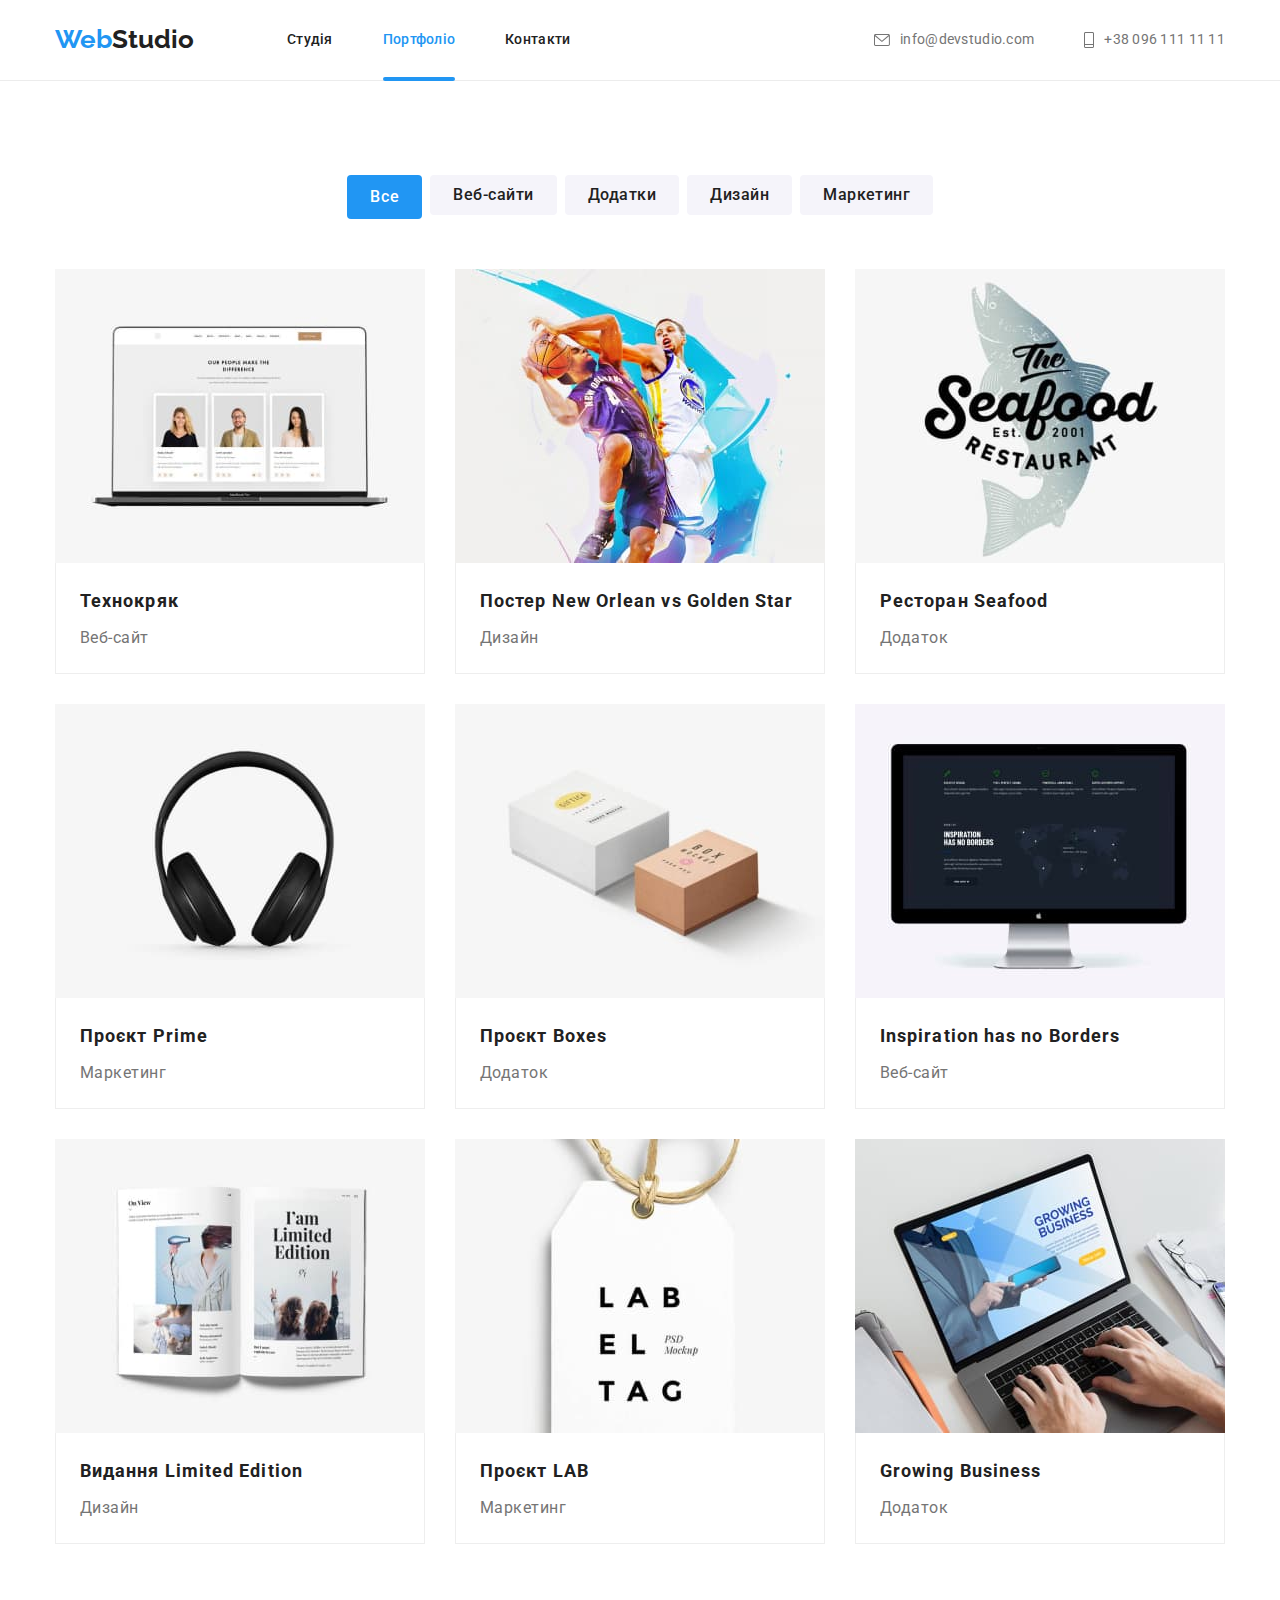
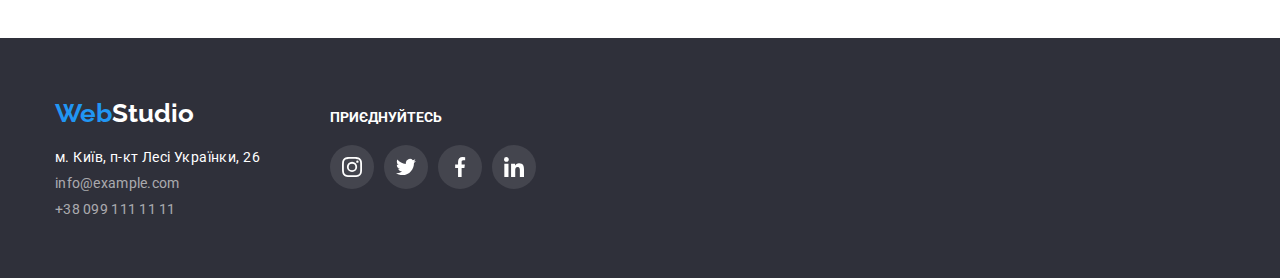
<file: porfolio.html>
<!DOCTYPE html>
<html lang="uk">
  <head>
    <meta charset="UTF-8" />
    <meta http-equiv="X-UA-Compatible" content="IE=edge" />
    <meta name="viewport" content="width=device-width, initial-scale=1.0" />
    <title>Портфоліо</title>
    <link rel="preconnect" href="https://fonts.googleapis.com" />
    <link rel="preconnect" href="https://fonts.gstatic.com" crossorigin />
    <link
      href="https://fonts.googleapis.com/css2?family=Raleway:wght@700&family=Roboto:ital,wght@0,400;0,500;0,900;1,700&display=swap"
      rel="stylesheet"
    />
    <link
      rel="stylesheet"
      href="https://cdnjs.cloudflare.com/ajax/libs/modern-normalize/1.1.0/modern-normalize.min.css"
    />
    <link rel="stylesheet" href="./css/styles.css" />
  </head>
  <body>
    <header class="header">
      <nav class="container navigation">
        <a lang="en" class="logo" href="./index.html"
          ><span class="accent">Web</span>Studio</a
        >
        <ul class="site-nav">
          <li class="item"><a class="link" href="./index.html">Студія</a></li>
          <li class="item">
            <a class="link current" href="./porfolio.html">Портфоліо</a>
          </li>
          <li class="item"><a class="link" href="">Контакти</a></li>
        </ul>
        <ul class="auth-nav">
          <li class="item">
            <a class="auth-nav-link" href="mailto:info@devstudio.com">
              <svg class="icon-envelope" width="16px" height="12px">
                <use href="./images/sprite.svg#icon-envelope"></use>
              </svg>
              info@devstudio.com</a
            >
          </li>
          <li class="item">
            <a class="auth-nav-link icon-smartfone" href="tel:+380961111111">
              <svg class="icon-envelope" width="10px" height="16px">
                <use href="./images/sprite.svg#icon-smartphone"></use>
              </svg>
              +38 096 111 11 11</a
            >
          </li>
        </ul>
      </nav>
    </header>
    <main>
      <section class="portfolio section">
        <div class="container">
          <h1 class="visually-hidden">Чим ми займаємось</h1>
          <ul class="buttons-list">
            <li class="item">
              <button type="button" class="button-primary">Все</button>
            </li>
            <li class="item">
              <button type="button" class="button-secondary">Веб-сайти</button>
            </li>
            <li class="item">
              <button type="button" class="button-secondary">Додатки</button>
            </li>
            <li class="item">
              <button type="button" class="button-secondary">Дизайн</button>
            </li>
            <li class="item">
              <button type="button" class="button-secondary">Маркетинг</button>
            </li>
          </ul>
          <ul class="benefits-list">
            <li class="item">
              <!-- <div class="benefits-link"> -->
              <a href="" class="portfolio-link">
                <!--<div class="benefits-article">-->
                <div class="benefits-thumb">
                  <img
                    src="./images/tekhnokriak.jpg"
                    alt="технопарк"
                    width="370"
                    class="img"
                  />
                  <!-- <div class="benefits-hover-text"> -->
                  <p class="benefits-hover-text">
                    Ресурс пропонує комплексні пропозиції з різним рівнем
                    функціоналу і сервісів. Все це дозволить відвідувачу
                    отримати вичерпні відомості про компанію, чи приватну особу.
                  </p>
                  <!-- </div> -->
                </div>
                <!-- </div> -->
                <div class="benefits-card">
                  <h2 class="benefits-list-title">Технокряк</h2>
                  <p class="benefits-list-text">Веб-сайт</p>
                </div>
              </a>
              <!-- </div> -->
            </li>
            <li class="item">
              <a href="" class="portfolio-link">
                <img
                  src="./images/poster.jpg"
                  alt="постер баскетбольного матчу"
                  width="370"
                  class="img"
                />
                <div class="benefits-card">
                  <h2 class="benefits-list-title">
                    Постер <span lang="en">New Orlean vs Golden Star</span>
                  </h2>
                  <p class="benefits-list-text">Дизайн</p>
                </div>
              </a>
            </li>
            <li class="item">
              <a href="" class="portfolio-link">
                <img
                  src="./images/restaurant.jpg"
                  alt="ресторан морської їжі"
                  width="370"
                  class="img"
                />
                <div class="benefits-card">
                  <h2 class="benefits-list-title">
                    Ресторан <span lang="en">Seafood</span>
                  </h2>
                  <p class="benefits-list-text">Додаток</p>
                </div>
              </a>
            </li>
            <li class="item">
              <a href="" class="portfolio-link">
                <img
                  src="./images/project-prime.jpg"
                  alt="Маркетинг першого проекту"
                  width="370"
                  class="img"
                />
                <div class="benefits-card">
                  <h2 class="benefits-list-title" lang="en">
                    Проєкт <span lang="en">Prime</span>
                  </h2>
                  <p class="benefits-list-text">Маркетинг</p>
                </div>
              </a>
            </li>
            <li class="item">
              <a href="" class="portfolio-link">
                <img
                  src="./images/project-boxes.jpg"
                  alt="Додаток проєкту контейнери"
                  width="370"
                  class="img"
                />
                <div class="benefits-card">
                  <h2 class="benefits-list-title">
                    Проєкт <span lang="en">Boxes</span>
                  </h2>
                  <p class="benefits-list-text">Додаток</p>
                </div>
              </a>
            </li>
            <li class="item">
              <a href="" class="portfolio-link">
                <img
                  src="./images/inspiration.jpg"
                  alt="Сайт натхнення немає кордонів"
                  width="370"
                  class="img"
                />
                <div class="benefits-card">
                  <h2 class="benefits-list-title" lang="en">
                    Inspiration has no Borders
                  </h2>
                  <p class="benefits-list-text">Веб-сайт</p>
                </div>
              </a>
            </li>
            <li class="item">
              <a href="" class="portfolio-link">
                <img
                  src="./images/limited-edition.jpg"
                  alt="Дизайн обмеженого видання"
                  width="370"
                  class="img"
                />
                <div class="benefits-card">
                  <h2 class="benefits-list-title">
                    Видання <span lang="en"> Limited Edition</span>
                  </h2>
                  <p class="benefits-list-text">Дизайн</p>
                </div>
              </a>
            </li>
            <li class="item">
              <a href="" class="portfolio-link">
                <img
                  src="./images/project-lab.jpg"
                  alt="Маркетинг проєкту ЛАБ"
                  width="370"
                  class="img"
                />
                <div class="benefits-card">
                  <h2 class="benefits-list-title">
                    Проєкт <span lang="en">LAB</span>
                  </h2>
                  <p class="benefits-list-text">Маркетинг</p>
                </div>
              </a>
            </li>
            <li class="item">
              <a href="" class="portfolio-link">
                <img
                  src="./images/growing-business.jpg"
                  alt="Додаток зростаючий бізнес"
                  width="370"
                  class="img"
                />
                <div class="benefits-card">
                  <h2 class="benefits-list-title" lang="en">
                    Growing Business
                  </h2>
                  <p class="benefits-list-text">Додаток</p>
                </div>
              </a>
            </li>
          </ul>
        </div>
      </section>
    </main>
    <footer class="footer">
      <div class="container footer-block">
        <div class="address">
          <a lang="en" class="footer-logo" href="/index.html"
            ><span class="accent">Web</span>Studio</a
          >
          <address>
            <ul class="address-list">
              <li class="item">
                <a
                  class="address-link"
                  href="https://goo.gl/maps/PjR9KqvbA5ErwzuY9"
                  target="_blank"
                  rel="noopener noreferrer"
                  >м. Київ, п-кт Лесі Українки, 26</a
                >
              </li>
              <li class="item">
                <a class="auth-nav-link" href="mailto:info@example.com"
                  >info@example.com</a
                >
              </li>
              <li class="item">
                <a class="auth-nav-link" href="tel:+380991111111"
                  >+38 099 111 11 11</a
                >
              </li>
            </ul>
          </address>
        </div>
        <div class="social-block">
          <p class="social-text">Приєднуйтесь</p>
          <ul class="social-networks-list">
            <li class="social-item">
              <a href="" class="social-link">
                <svg class="icon-footer" width="20px" height="20px">
                  <use href="./images/sprite.svg#icon-instagram"></use>
                </svg>
              </a>
            </li>
            <li class="social-item">
              <a href="" class="social-link">
                <svg class="icon-footer" width="20px" height="20px">
                  <use href="./images/sprite.svg#icon-twitter"></use>
                </svg>
              </a>
            </li>
            <li class="social-item">
              <a href="" class="social-link">
                <svg class="icon-footer" width="20px" height="20px">
                  <use href="./images/sprite.svg#icon-facebook"></use>
                </svg>
              </a>
            </li>
            <li class="social-item">
              <a href="" class="social-link">
                <svg class="icon-footer" width="20px" height="20px">
                  <use href="./images/sprite.svg#icon-linkedin"></use>
                </svg>
              </a>
            </li>
          </ul>
        </div>
      </div>
    </footer>
  </body>
</html>
<!--  -->
</file>
<file: css/styles.css>
:root {
  --primary-text-color: rgba(117, 117, 117, 1);
  --secondary-text-color: rgba(255, 255, 255, 1);
  --title-text-color: rgba(33, 33, 33, 1);
  --accent-color: rgba(33, 150, 243, 1);
  --primary-background-color: #ffffff;
  --secondary-background-color: rgba(47, 48, 58, 1);
  --third-background-color: rgba(245, 244, 250, 1);
  --footer-link-color: rgba(255, 255, 255, 0.6);
  --icons-fill-color: #afb1b8;
}

body {
  color: var(--primary-text-color);
  font-family: Roboto, sans-serif;
  font-size: 14px;
  background-color: var(--primary-background-color);
}

h1,
h2,
h3,
h4,
h5,
h6,
p {
  margin-top: 0;
  margin-bottom: 0;
}

ul {
  list-style: none;
}

.section {
  padding-top: 94px;
  padding-bottom: 94px;
}

.accent {
  color: var(--accent-color);
}

.container {
  width: 1200px;
  margin: 0 auto;
  padding-left: 15px;
  padding-right: 15px;
}

/*---------------ЛОГОТИП---------------- */
.logo {
  padding-top: 24px;
  padding-bottom: 24px;
  color: var(--title-text-color);
  text-decoration: none;
  font-family: Raleway, sans-serif;
  font-weight: 700;
  font-size: 26px;
  line-height: 1.2;
}
.footer-logo {
  display: inline-block;
  color: var(--secondary-text-color);
  text-decoration: none;
  font-family: Raleway, cursive;
  font-weight: 700;
  font-size: 26px;
  line-height: 1.2;
}
/*------------------Header--------------------- */

.header {
  background-color: var(--secondary-text-color);
  margin-bottom: 0;
  border-bottom: 1px solid #ececec;
}

/*-------------------Navigation---------------------------*/

.navigation {
  display: flex;
  align-items: center;
}
/*--------------------Site nav----------------------- */
.link {
  position: relative;
  color: var(--title-text-color);
  text-decoration: none;
  font-weight: 500;
  font-size: 14px;
  line-height: 1.14;
  letter-spacing: 0.02em;
}

.link:hover,
.link:focus {
  color: var(--accent-color);
}

.link.current {
  color: var(--accent-color);
}

.link.current::after {
  position: absolute;
  bottom: -1px;
  content: "";
  display: block;
  width: 100%;
  height: 4px;
  border-radius: 2px;
  background: var(--accent-color);
}

.site-nav {
  display: flex;
  padding-left: 0px;
  margin-top: 0px;
  margin-bottom: 0px;
  margin-left: 93px;
}

.site-nav .item + .item {
  margin-left: 50px;
}
.site-nav .link {
  display: block;
  padding-top: 32px;
  padding-bottom: 32px;
}

/*-----------------auth-nav--------------------- */

.auth-nav {
  display: flex;
  align-items: center;
  padding-left: 0px;
  margin-top: 0px;
  margin-bottom: 0px;
  margin-left: auto;
}

.auth-nav .item + .item {
  margin-left: 50px;
}

.auth-nav-link {
  font-weight: 400;
  font-size: 14px;
  font-style: normal;
  line-height: 1.14;
  letter-spacing: 0.02em;
  text-decoration: none;
  color: var(--primary-text-color);
}

.auth-nav .auth-nav-link {
  display: flex;
  justify-content: center;
  align-items: center;
  padding-top: 32px;
  padding-bottom: 32px;
}

.icon-envelope {
  margin-right: 10px;
  fill: currentColor;
}

.icon-smartphone {
  margin-right: 10px;
  fill: currentColor;
}

.auth-nav-link:hover,
.auth-nav-link:focus {
  color: var(--accent-color);
}

.footer .auth-nav-link {
  color: var(--footer-link-color);
}

/*------------------Hero----------------------*/

.overlay {
  max-width: 1600px;
  height: 600px;
  margin-right: auto;
  margin-left: auto;
  background-image: linear-gradient(
      to right,
      rgba(47, 48, 58, 0.4),
      rgba(47, 48, 58, 0.4)
    ),
    url(../images/overlay.jpg);
  background-repeat: no-repeat;
  background-position: center;
  background-size: cover;
}

.hero {
  background-color: var(--secondary-background-color);
  text-align: center;
  padding-top: 200px;
  padding-bottom: 200px;
}
.hero-title {
  margin-top: 0px;
  margin-bottom: 30px;
  color: var(--secondary-text-color);
  font-weight: 900;
  font-size: 44px;
  line-height: 1.36;
  text-transform: uppercase;
  letter-spacing: 0.06em;
}

/*-----------------Sections-------------------- */

.section-title {
  color: var(--title-text-color);
  text-decoration: none;
}

.section-text {
  color: var(--primary-text-color);
  text-decoration: none;
}

/*--------------Feacher-list------------------------- */

.icon {
  display: flex;
  margin-bottom: 30px;
  width: 270px;
  height: 120px;
  justify-content: center;
  align-items: center;
  background-color: #f5f4fa;
  border-radius: 4px;
}

.icon-list .item:not(:first-child) {
  margin-left: 30px;
}

.icon-list {
  display: flex;
  margin-top: 0px;
  margin-bottom: 0px;
  padding-left: 0px;
}

.feachers .section {
  padding-bottom: 0;
}
.feachers-list {
  display: flex;
  margin-top: 0;
  margin-bottom: 0;
  padding-left: 0;
}

.feachers-list .item {
  width: 270px;
}

.feachers-list .item + .item {
  margin-left: 30px;
}

.feachers-list-title {
  font-weight: 700;
  font-size: 14px;
  line-height: 1.14;
  letter-spacing: 0.03em;
  text-transform: uppercase;
  color: var(--title-text-color);
  margin-top: 0;
  margin-bottom: 10px;
}
.feachers-list-text {
  font-weight: 400;
  font-size: 14px;
  line-height: 1.71;
  letter-spacing: 0.03em;
  text-align: left;
}
/*---------------------- Work-list *-------------------------------/*/

.img {
  display: block;
  max-width: 100%;
  height: auto;
}

.work-list {
  padding-bottom: 94px;
}
.work-list .list {
  display: flex;
  margin-top: 0px;
  margin-bottom: 0px;
  padding-left: 0px;
}

.work-list .list .item + .item {
  margin-left: 30px;
}

.work-list-title {
  margin-bottom: 50px;
  color: var(--title-text-color);
  font-weight: 700;
  font-size: 36px;
  line-height: 1.16;
  text-align: center;
  letter-spacing: 0.03em;
}

.work-list-thumb {
  position: relative;
}

.work-list-thumb::before {
  content: "";
  position: absolute;
  bottom: 0;
  width: 100%;
  height: 70px;
  background-color: rgba(47, 48, 58, 0.8);
}

.work-thumb-text {
  position: absolute;
  bottom: 27px;
  left: 50%;
  transform: translate(-50%);
  font-family: "Roboto";
  font-style: normal;
  font-weight: 700;
  font-size: 14px;
  line-height: 1.14;
  text-align: center;
  letter-spacing: 0.03em;
  text-transform: uppercase;

  color: var(--primary-background-color);
}
/* ---------------------Section command-------------------------- */
.command {
  background-color: var(--third-background-color);
}

.command-card {
  padding: 30px 32px 30px 32px;
}

.command-link {
  display: flex;
  width: 100%;
  height: 100%;
  align-items: center;
  justify-content: center;
  width: 44px;
  height: 44px;
  border-radius: 50%;
}

.command-link:hover,
.command-link:focus {
  background-color: var(--accent-color);
}

.command-link:hover .icon-command,
.command-link:focus .icon-command {
  fill: var(--primary-background-color);
}

.icon-command {
  fill: var(--icons-fill-color);
}

.social-item:not(:first-child) {
  margin-left: 10px;
}

.command-list {
  display: flex;
  margin-top: 0px;
  margin-bottom: 0px;
  padding-left: 0px;
}
.command-list .item {
  box-shadow: 0px 1px 3px rgba(0, 0, 0, 0.12), 0px 1px 1px rgba(0, 0, 0, 0.14),
    0px 2px 1px rgba(0, 0, 0, 0.2);
  border-radius: 0px 0px 4px 4px;
}

.command-list .item + .item {
  margin-left: 30px;
}
.command-section-title {
  margin-bottom: 50px;
  color: var(--title-text-color);
  font-weight: 700;
  font-size: 36px;
  line-height: 1.16;
  text-align: center;
  letter-spacing: 0.03em;
}
.command-list-title {
  color: var(--title-text-color);
  font-weight: 500;
  font-size: 16px;
  line-height: 1.18;
  text-align: center;
  letter-spacing: 0.03em;
  text-decoration: none;
}

.command-list-text {
  margin-top: 10px;
  font-weight: 400;
  font-size: 16px;
  line-height: 1.18;
  text-align: center;
  letter-spacing: 0.03em;
  color: var(--primary-text-color);
}

.command .item {
  background-color: var(--primary-background-color);
}

.social-networks-list {
  display: flex;
  padding-left: 0;
  margin-top: 16px;
}

/*-------------------------Clients---------------------*/

.clients-title {
  margin-bottom: 50px;
  color: var(--title-text-color);
  font-weight: 700;
  font-size: 36px;
  line-height: 1.16;
  text-align: center;
  letter-spacing: 0.03em;
}

.clients-list {
  display: flex;
  margin-top: 0px;
  margin-bottom: 0px;
  padding-left: 0;
  justify-content: center;
}

.clients-link {
  display: flex;
  justify-content: center;
  align-items: center;
  width: 170px;
  height: 92px;
  border: 1px solid;
  border-radius: 4px;
  color: var(--icons-fill-color);
}

.icon-clients {
  fill: currentColor;
}

.clients-list .item:not(:first-child) {
  margin-left: 30px;
}
.clients-link:hover,
.clients-link:focus {
  color: var(--accent-color);
}

/*---------------------- Button---------------------*/
.button-primary {
  border: 1px solid transparent;
  min-width: 73px;
  padding: 6px 22px;
  border-radius: 4px;
  font-family: inherit;
  font-style: normal;
  font-weight: 500;
  font-size: 16px;
  line-height: 1.87;
  text-align: center;
  align-items: center;
  letter-spacing: 0.06em;
  color: var(--secondary-text-color);
  background-color: var(--accent-color);
  cursor: pointer;
}

.button-secondary {
  border: 1px solid transparent;
  min-width: 103px;
  padding: 6px 22px;
  border-radius: 4px;
  font-family: inherit;
  color: var(--title-text-color);
  background-color: var(--third-background-color);
  font-style: normal;
  font-weight: 500;
  font-size: 16px;
  line-height: 1.62;
  align-items: center;
  text-align: center;
  letter-spacing: 0.03em;
  cursor: pointer;
}

.button-primary-main {
  border: 1px solid transparent;
  min-width: 200px;
  border-radius: 4px;
  padding: 10px 32px;
  margin-bottom: 0px;
  font-family: inherit;
  font-weight: 700;
  font-size: 16px;
  line-height: 1.87;
  align-items: center;
  letter-spacing: 0.06em;
  color: var(--primary-background-color);
  background-color: var(--accent-color);
  cursor: pointer;
}

.button-primary:hover,
.button-primary:focus {
  color: var(--secondary-text-color);
  background-color: var(--accent-color);
  box-shadow: 0px 3px 1px rgba(0, 0, 0, 0.1), 0px 1px 2px rgba(0, 0, 0, 0.08),
    0px 2px 2px rgba(0, 0, 0, 0.12);
}

.button-secondary:hover,
.button-secondary:focus {
  color: var(--secondary-text-color);
  background-color: var(--accent-color);
  box-shadow: 0px 3px 1px rgba(0, 0, 0, 0.1), 0px 1px 2px rgba(0, 0, 0, 0.08),
    0px 2px 2px rgba(0, 0, 0, 0.12);
}

.button-primary-main:hover,
.button-primary-main:focus {
  color: var(--secondary-text-color);
  background-color: #118ce8;
}

/*----------------------- footer-------------------------- */

.footer-logo {
  display: inline-block;
  margin-bottom: 20px;
  color: var(--secondary-text-color);
  text-decoration: none;
  font-family: Raleway, cursive;
  font-weight: 700;
  font-size: 26px;
  line-height: 1.2;
}

.footer {
  padding-top: 60px;
  padding-bottom: 60px;
  background-color: var(--secondary-background-color);
}
.address-list .item:not(:last-child) {
  margin-bottom: 9px;
}

.address-list {
  margin-top: 0px;
  padding-left: 0px;
  margin-bottom: 0px;
}

.address-link {
  color: var(--secondary-text-color);
  text-decoration: none;
  font-style: normal;
  font-weight: 400;
  font-size: 14px;
  line-height: 1.171;
  letter-spacing: 0.03em;
}

.footer .auth-nav-link:hover,
.footer .auth-nav-link:focus {
  color: var(--accent-color);
}

.address-link:hover,
.address-link:focus {
  color: var(--accent-color);
}
.footer-block {
  display: flex;
  align-items: baseline;
}
.social-block {
  margin-left: 70px;
  display: flex;
  flex-direction: column;
}

.social-networks-list {
  margin-top: 20px;
  margin-bottom: 0;
}
.social-text {
  font-family: Roboto, sans-serif;
  font-weight: 700;
  font-size: 14px;
  line-height: 16px;
  letter-spacing: 1.14;
  text-transform: uppercase;
  color: var(--primary-background-color);
}
.icon-footer {
  fill: var(--primary-background-color);
}

.social-link {
  display: flex;
  align-items: center;
  justify-content: center;
  width: 44px;
  height: 44px;
  border-radius: 50%;
  background-color: rgba(255, 255, 255, 0.1);
}

.social-link:hover,
.social-link:focus {
  background-color: var(--accent-color);
}

/*------------------Портфоліо---------------------*/

.visually-hidden {
  position: absolute;
  white-space: nowrap;
  width: 1px;
  height: 1px;
  overflow: hidden;
  border: 0;
  padding: 0;
  clip: rect(0 0 0 0);
  clip-path: inset(50%);
  margin: -1px;
}

/*Buttons-list*/
.buttons-list {
  display: flex;
  justify-content: center;
  margin-top: 0px;
  margin-bottom: 50px;
  padding-left: 0px;
}
.buttons-list .item + .item {
  margin-left: 8px;
}
/*-----------------------benefits-list-------------------------*/
.benefits-list {
  display: flex;
  flex-wrap: wrap;
  margin: -15px;
  padding-left: 0px;
}

.benefits-list .item {
  position: relative;
  width: 370px;
  margin: 15px;
}
.benefits-list-title {
  margin-bottom: 4px;
  font-style: normal;
  font-weight: 700;
  font-size: 18px;
  line-height: 2;
  letter-spacing: 0.06em;
}

.benefits-list-text {
  font-style: normal;
  font-weight: 400;
  font-size: 16px;
  line-height: 1.88;
  letter-spacing: 0.03em;
  color: #757575;
}

.benefits-list a {
  display: block;
  text-decoration: none;
  color: var(--title-text-color);
}

.benefits-card {
  padding: 20px 24px;
  border-right: 1px solid #eeeeee;
  border-left: 1px solid #eeeeee;
  border-bottom: 1px solid #eeeeee;
}

.benefits-list .portfolio-link:hover,
.benefits-list .portfolio-link:focus {
  box-shadow: 0px 1px 1px rgba(0, 0, 0, 0.12), 0px 4px 4px rgba(0, 0, 0, 0.06),
    1px 4px 6px rgba(0, 0, 0, 0.16);
}

.benefits-thumb {
  position: relative;
}

.benefits-thumb:hover::before,
.benefits-thumb:focus::before {
  opacity: 1;
}

.benefits-thumb::before {
  content: "";
  position: absolute;
  width: 100%;
  height: 100%;
  background-color: rgba(33, 150, 243, 0.9);
  opacity: 0;
}

.benefits-hover-text {
  position: absolute;
  top: 0;
  left: 0;
  width: 100%;
  height: 100%;
  opacity: 0;
  padding: 63px 24px;
  font-family: "Roboto";
  font-style: normal;
  font-weight: 400;
  font-size: 18px;
  line-height: 1.56;
  letter-spacing: 0.03em;
  color: var(--primary-background-color);
}

.benefits-thumb:hover .benefits-hover-text {
  opacity: 1;
}

/*-----------------modal window-----------------*/
.backdrop {
  position: fixed;
  top: 0;
  left: 0;
  width: 100vw;
  height: 100vh;
  background-color: rgba(0, 0, 0, 0.2);
}

.backdrop.is-hidden {
  opacity: 0;
  pointer-events: none;
}

.modal {
  position: absolute;
  top: 50%;
  left: 50%;
  transform: translate(-50%, -50%);
  display: flex;
  justify-content: flex-end;
  align-items: flex-start;
  width: 528px;
  height: 581px;
  background-color: var(--primary-background-color);
  box-shadow: 0px 1px 3px rgba(0, 0, 0, 0.12), 0px 1px 1px rgba(0, 0, 0, 0.14),
    0px 2px 1px rgba(0, 0, 0, 0.2);
  border-radius: 4px;
}

/* .icon-btn-close {}*/

.btn-close {
  margin-top: 8px;
  margin-right: 8px;
  padding: 0;
  border: none;
  background-color: transparent;
  cursor: pointer;
}
</file>
